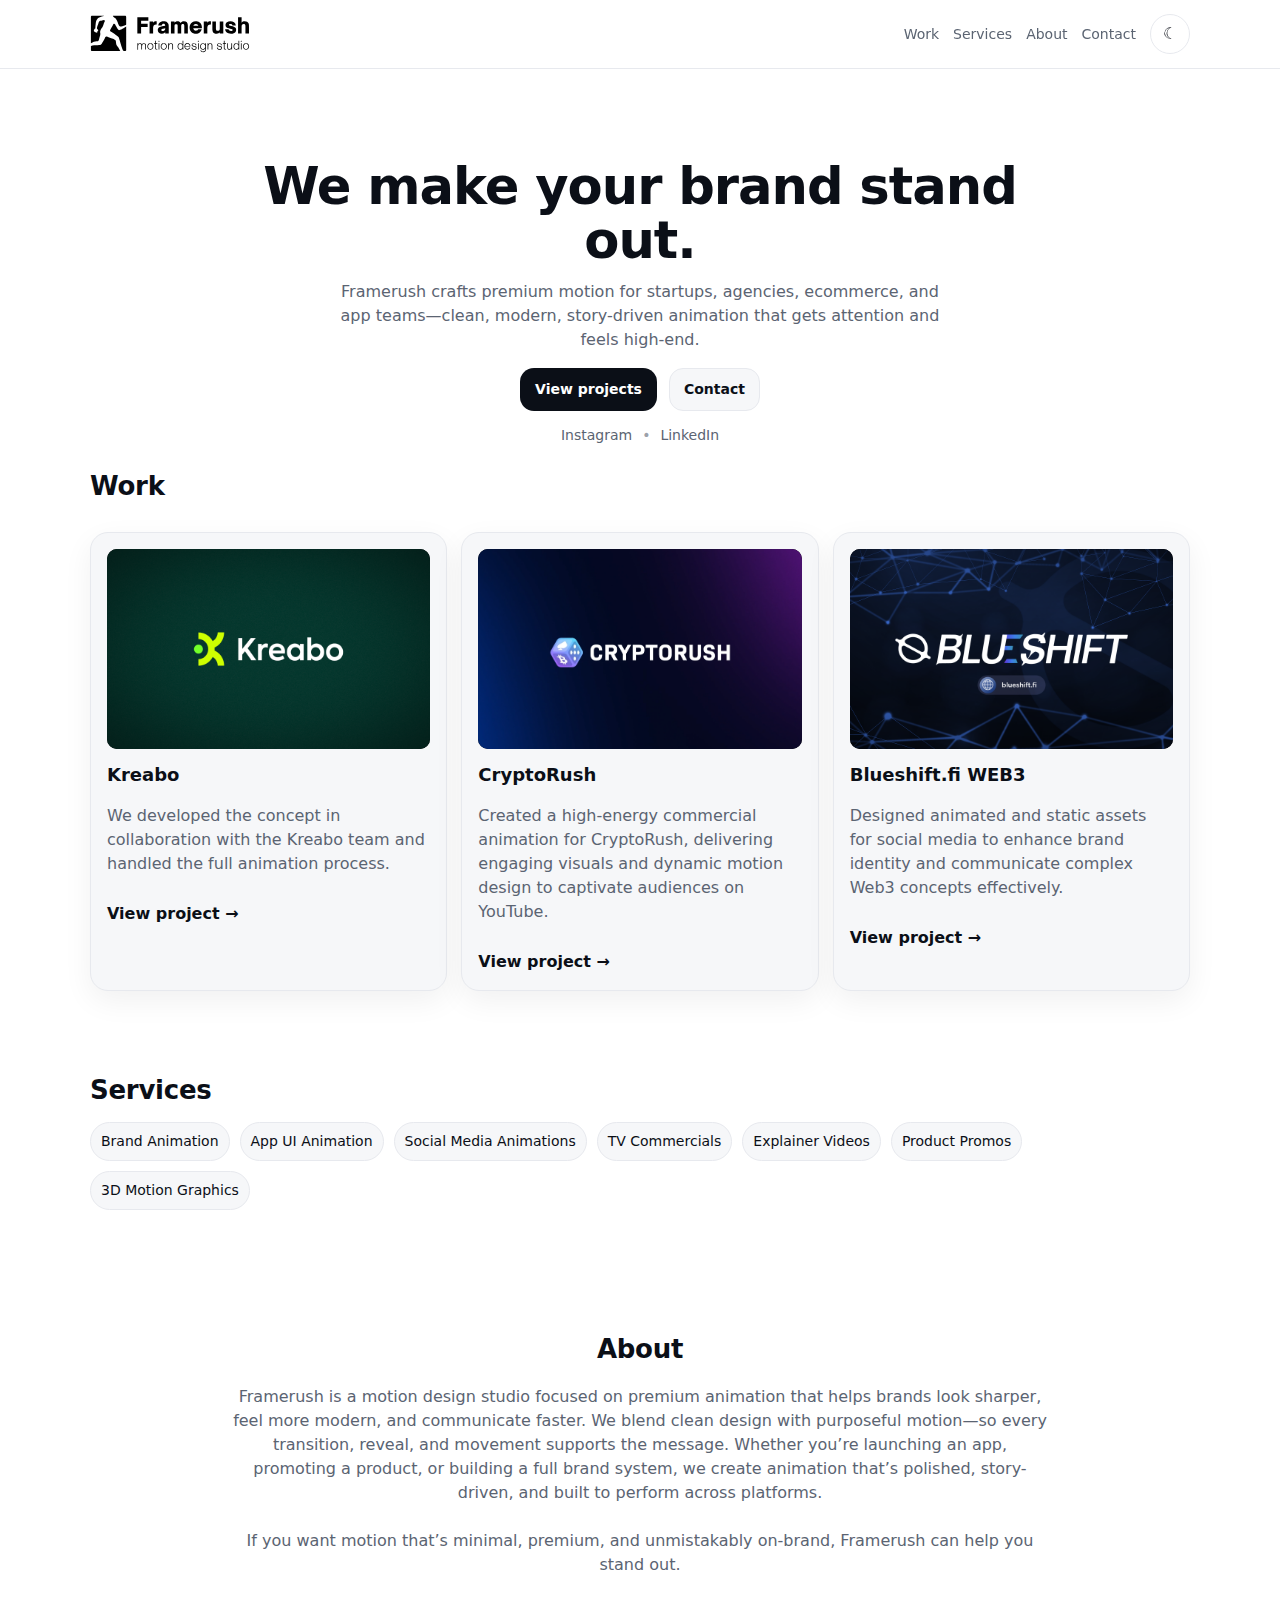
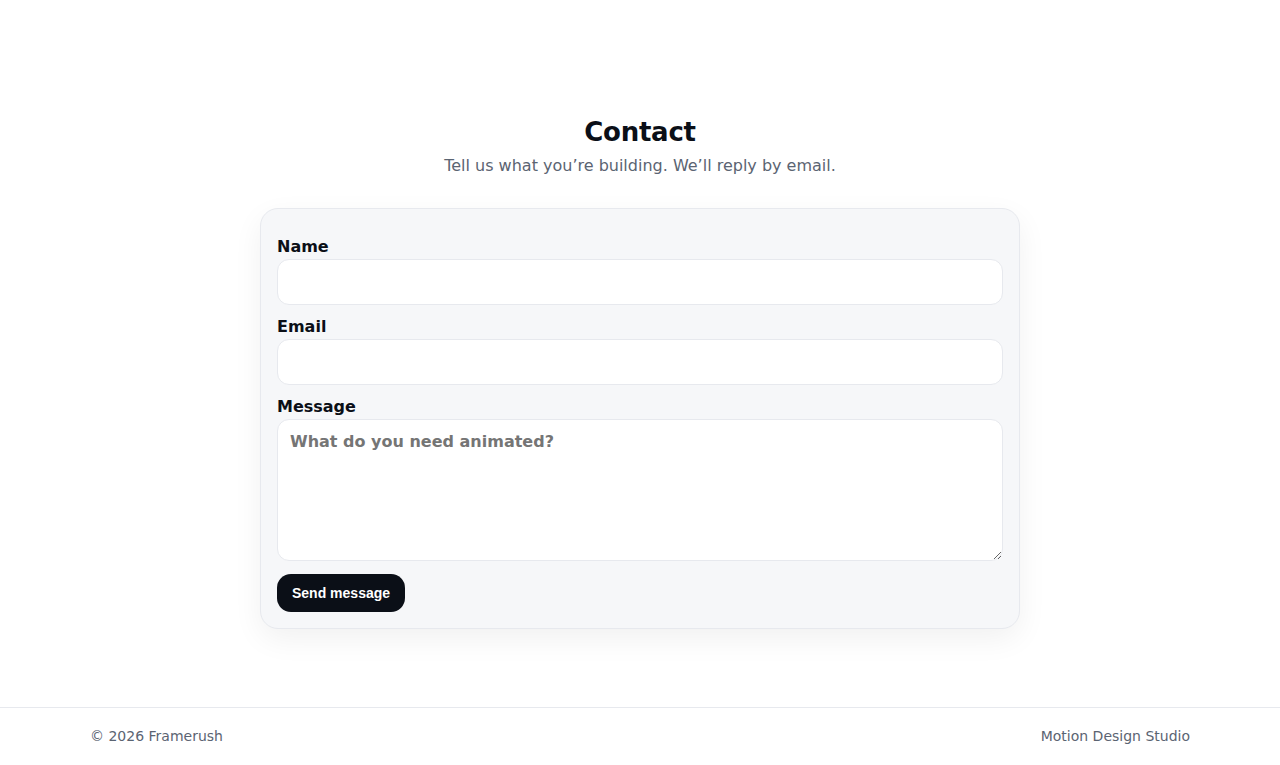
<file: index.html>
<!doctype html>
<html lang="en" data-theme="light">
<head>
  <meta charset="utf-8" />
  <meta name="viewport" content="width=device-width, initial-scale=1" />
  <title>Framerush - Motion Design Studio</title>
  <meta name="description" content="Framerush is a motion design studio helping brands stand out with premium, story-driven animation." />
  <link rel="stylesheet" href="styles.css" />
  <!-- Social preview (Open Graph) -->
<meta property="og:title" content="Framerush — Motion Design Studio" />
<meta property="og:description" content="Framerush crafts premium motion for startups, agencies, ecommerce, and app teams—clean, modern, story-driven animation that gets attention and feels high-end." />
<meta property="og:image" content="https://framerushstudio.com/" />
<meta property="og:type" content="website" />
<meta property="og:url" content="https://framerushstudio.com/" />

<!-- Twitter -->
<meta name="twitter:card" content="summary_large_image" />
<meta name="twitter:image" content="https://YOUR-NETLIFY-URL.netlify.app/assets/og/og.jpg" />


  <!-- Favicons -->
  <link rel="apple-touch-icon" sizes="180x180" href="apple-touch-icon.png">
  <link rel="icon" type="image/png" sizes="32x32" href="favicon-32x32.png">
  <link rel="icon" type="image/png" sizes="16x16" href="favicon-16x16.png">
  <link rel="manifest" href="site.webmanifest">
</head>

<body>
  <header class="header">
    <div class="container header-row">
      <a class="brand" href="index.html" aria-label="Framerush home">
        <img class="logo" src="logo.svg" alt="Framerush logo" />
      </a>

      <button class="hamburger" id="hamburger" aria-label="Toggle menu" aria-expanded="false">
        <span class="bar"></span>
        <span class="bar"></span>
      </button>

      <div id="menuWrap" class="menu-wrap-header">
        <nav class="nav">
          <a href="#work">Work</a>
          <a href="#services">Services</a>
          <a href="#about">About</a>
          <a href="#contact">Contact</a>
        </nav>

        <button class="theme-btn" id="themeToggle" type="button" aria-label="Toggle dark mode">
          <span id="themeIcon" aria-hidden="true">☾</span>
        </button>
      </div>
    </div>
  </header>

  <main>
    <section class="hero">
  <div class="container hero-center">
    <h1>We make your brand stand out.</h1>

    <p class="lead">
      Framerush crafts premium motion for startups, agencies, ecommerce, and app teams—clean, modern,
      story-driven animation that gets attention and feels high-end.
    </p>

    <div class="cta-row">
      <a class="btn primary" href="#work">View projects</a>
      <a class="btn" href="#contact">Contact</a>
    </div>

    <div class="meta-row">
      <a href="https://www.instagram.com/framerush.stu/" target="_blank" rel="noopener">Instagram</a>
      <span class="dot">•</span>
      <a href="https://www.linkedin.com/company/110001625/" target="_blank" rel="noopener">LinkedIn</a>
    </div>
  </div>
</section>


    <section id="work" class="section">
      <div class="container">
        <div class="section-head">
          <h2>Work</h2>

        <div class="grid">
          <a class="card card-link" href="project-1.html" aria-label="Open Project One page">
            <img class="thumb" src="assets/thumbs/project-1.jpg" alt="Project One thumbnail" />
            <h3>Kreabo</h3>
            <p class="muted">We developed the concept in collaboration with the Kreabo team and handled the full animation process.</p>
            <span class="card-cta">View project →</span>
          </a>

          <a class="card card-link" href="project-2.html" aria-label="Open Project Two page">
            <img class="thumb" src="assets/thumbs/project-2.jpg" alt="Project Two thumbnail" />
            <h3>CryptoRush</h3>
            <p class="muted">Created a high-energy commercial animation for CryptoRush, delivering engaging visuals and dynamic motion design to captivate audiences on YouTube.</p>
            <span class="card-cta">View project →</span>
          </a>

          <a class="card card-link" href="project-3.html" aria-label="Open Project Three page">
            <img class="thumb" src="assets/thumbs/project-3.jpg" alt="Project Three thumbnail" />
            <h3>Blueshift.fi WEB3</h3>
            <p class="muted">Designed animated and static assets for social media to enhance brand identity and communicate complex Web3 concepts effectively.</p>
            <span class="card-cta">View project →</span>
          </a>
          
        </div>

        <div class="work-actions">
          <button class="btn" id="toggleProjects" type="button"
                  aria-expanded="false" aria-controls="moreProjectsWrap">
            Show all projects
          </button>
        </div>



      </div>
    </section>

    <section id="services" class="section">
      <div class="container">
        <h2>Services</h2>
        <div class="pill-row">
          <span class="pill">Brand Animation</span>
          <span class="pill">App UI Animation</span>
          <span class="pill">Social Media Animations</span>
          <span class="pill">TV Commercials</span>
          <span class="pill">Explainer Videos</span>
          <span class="pill">Product Promos</span>
          <span class="pill">3D Motion Graphics</span>

        </div>
      </div>
    </section>

    <section id="about" class="section">
      <div class="container">
        <h2>About</h2>
        <p class="muted about">
          Framerush is a motion design studio focused on premium animation that helps brands look sharper, feel more modern,
          and communicate faster. We blend clean design with purposeful motion—so every transition, reveal, and movement
          supports the message. Whether you’re launching an app, promoting a product, or building a full brand system,
          we create animation that’s polished, story-driven, and built to perform across platforms.
          <br /><br />
          If you want motion that’s minimal, premium, and unmistakably on-brand, Framerush can help you stand out.
        </p>
      </div>
    </section>

    <section id="contact" class="section">
      <div class="container">
        <div class="section-head section-head-stack">
  <h2>Contact</h2>
  <p class="muted">Tell us what you’re building. We’ll reply by email.</p>
</div>

        <!-- Netlify Forms + Honeypot + Redirect -->
        <form
          class="form"
          id="contact-form"
          action="https://formspree.io/f/mreeznpo"
          method="POST"
        >
          <!-- Status message area -->
          <div id="contact-status" style="display: none; margin-bottom: 1rem; padding: 10px; border-radius: 8px;"></div>

          <label>
            Name
            <input name="name" type="text" autocomplete="name" required />
          </label>

          <label>
            Email
            <input name="email" type="email" autocomplete="email" required />
          </label>

          <label>
            Message
            <textarea name="message" rows="5" required placeholder="What do you need animated?"></textarea>
          </label>

          <button class="btn primary" type="submit">Send message</button>

        </form>
      </div>
    </section>
  </main>

  <footer class="footer">
    <div class="container footer-row">
      <span class="muted">© <span id="year"></span> Framerush</span>
      <span class="muted">Motion Design Studio</span>
    </div>
  </footer>

  <script src="script.js"></script>
  <script>
    document.getElementById("year").textContent = new Date().getFullYear();
  </script>
</body>
</html>
</file>
<file: styles.css>
:root{
  --bg: #ffffff;
  --text: #0b0f17;
  --muted: #5b6472;
  --card: #f6f7f9;
  --line: #e7e9ee;
  --shadow: 0 10px 30px rgba(0,0,0,.06);
  --radius: 18px;
  --accent: #111827;
}

/* Dark theme overrides */
html[data-theme="dark"]{
  --bg: #000000;
  --text: #e5e7eb;
  --muted: #9ca3af;
  --card: #101113;
  --line: #1f2937;
  --shadow: 0 14px 40px rgba(0,0,0,.35);
  --accent: #e5e7eb;
}

*{ box-sizing: border-box; }
html{ 
  scroll-behavior: smooth;
  scroll-padding-top: 90px;
  overflow-x: hidden;
}
body{
  margin:0;
  padding-top: 70px; /* Account for fixed header height */
  background: var(--bg);
  color: var(--text);
  font-family: ui-sans-serif, system-ui, -apple-system, Segoe UI, Roboto, Helvetica, Arial;
  line-height: 1.5;
  overflow-x: hidden;
}

a{ color: inherit; text-decoration: none; }
a:hover{ text-decoration: underline; }

#contact{
  text-align: center;
}
/* Contact title + subtitle closer */
#contact .section-head-stack{
  gap: 2px;
  align-items: center;
}
#contact .section-head-stack p{
  margin-top: 0;
}

#contact .form{
  margin-left: auto;
  margin-right: auto;
  text-align: left;
}

.container{
  width: min(1100px, 92%);
  margin: 0 auto;
}

.header{
  position: fixed;
  top: 0;
  left: 0;
  right: 0;
  width: 100%;
  background: rgba(255,255,255,.75);
  backdrop-filter: blur(10px);
  border-bottom: 1px solid var(--line);
  z-index: 20;
  transition: all 0.3s ease;
}
html[data-theme="dark"] .header{
  background: rgba(11,15,23,.65);
}

/* Enhanced styles when scrolled */
.header.scrolled {
  background: rgba(255,255,255,.95);
  box-shadow: 0 4px 20px rgba(0,0,0,.08);
}
html[data-theme="dark"] .header.scrolled {
  background: rgba(11,15,23,.90);
  box-shadow: 0 4px 20px rgba(0,0,0,.3);
}

.header-row{
  display: grid;
  grid-template-columns: 1fr auto 1fr; /* left / center / right */
  align-items: center;
  gap: 14px;
  padding: 14px 0;
}

.brand{ justify-self: start; }     /* logo left */
.logo{
  height: 40px;
  width: auto;
  max-width: 160px;
  display:block;
}
html[data-theme="dark"] .logo{
  filter: invert(1);
}

.nav{ 
  justify-self: center;            /* nav centered */
  display:flex;
  gap: 14px;
  flex-wrap: wrap;
  font-size: 14px;
  color: var(--muted);
}
.nav a:hover{ color: var(--text); text-decoration: none; }
.theme-btn{ justify-self: end; }   /* dark mode button right */
.theme-btn{
  border: 1px solid var(--line);
  background: transparent;
  border-radius: 999px;
  width: 40px;
  height: 40px;
  display:grid;
  place-items:center;
  cursor:pointer;
}
.theme-btn:hover{ box-shadow: var(--shadow); }
.hero-center{
  max-width: 780px;
  margin: 0 auto;
  text-align: center;
}

.hero-center .lead{
  margin-left: auto;
  margin-right: auto;
  text-align: center;
}
.theme-btn{
  color: var(--text);
}

#themeIcon{
  color: var(--text);
  font-size: 16px;
  line-height: 1;
}

.hero-center .cta-row{
  justify-content: center;
}

.hero-center .meta-row{
  justify-content: center;
}

.hero{
  padding: 90px 0 6px;
}
#work.section{
  padding-top: 15px;  /* default is larger because .section */
}
/* Bring Services closer to Work */
#work.section{ padding-bottom: 25px; }
#services.section{ padding-top: 25px; }
.work-actions{
  margin-top: 18px;
  display: flex;
  justify-content: center;
}

/* Expand/collapse wrapper */
.more-wrap{
  max-height: 0;
  overflow: hidden;
  opacity: 0;
  transition: max-height 500ms ease, opacity 350ms ease;
  margin-top: 12px;
}

.more-wrap.is-open{
  max-height: 2000px; /* big enough to fit extra projects */
  opacity: 1;
}

.hero-grid{
  display:grid;
  grid-template-columns: 1.25fr .75fr;
  gap: 18px;
  align-items: start;
}

.kicker{
  margin: 0 0 10px;
  color: var(--muted);
  letter-spacing: .16em;
  font-size: 12px;
  text-transform: uppercase;
}

h1{
  margin: 0 0 12px;
  font-size: clamp(34px, 4vw, 54px);
  letter-spacing: -0.02em;
  line-height: 1.05;
}

.lead{
  margin: 0 0 16px;
  color: var(--muted);
  font-size: 16px;
  max-width: 62ch;
}

.cta-row{
  display:flex;
  gap: 12px;
  flex-wrap: wrap;
  margin: 14px 0;
}

.btn{
  border: 1px solid var(--line);
  background: var(--card);
  padding: 10px 14px;
  border-radius: 14px;
  font-weight: 600;
  font-size: 14px;
  display:inline-flex;
  align-items:center;
  justify-content:center;
}
.btn:hover{ text-decoration:none; box-shadow: var(--shadow); }

.btn.primary{
  background: var(--text);
  color: var(--bg);
  border-color: transparent;
}

.meta-row{
  display:flex;
  gap: 10px;
  align-items:center;
  color: var(--muted);
  font-size: 14px;
}
.dot{ opacity: .6; }

.hero-card{
  border: 1px solid var(--line);
  background: var(--card);
  border-radius: var(--radius);
  padding: 16px;
  box-shadow: var(--shadow);
}
.hero-card h2{
  margin: 0 0 10px;
  font-size: 18px;
}
.bullets{
  margin: 0;
  padding-left: 18px;
  color: var(--muted);
}
.bullets li{ margin: 8px 0; }

.section{
  padding: 60px 0;
}

.section-head{
  display:flex;
  align-items: baseline;
  justify-content: space-between;
  gap: 12px;
  flex-wrap: wrap;
}
.section-head-stack{
  flex-direction: column;
  align-items: flex-start;
  gap: 6px;
}

h2{
  margin: 0;
  font-size: 26px;
  letter-spacing: -0.01em;
}

.subhead{
  margin: 26px 0 10px;
  font-size: 18px;
}

.muted{ color: var(--muted); }
.about{ max-width: 80ch; }
#about{
  text-align: center;
}

#about .about{
  margin-left: auto;
  margin-right: auto;
}

.grid{
  margin-top: 14px;
  display:grid;
  grid-template-columns: repeat(3, 1fr);
  gap: 14px;
}

.card{
  border: 1px solid var(--line);
  background: var(--card);
  border-radius: var(--radius);
  padding: 16px;
  box-shadow: var(--shadow);
  overflow: hidden;
}
.card-link:hover{ text-decoration:none; transform: translateY(-1px); }

.thumb{
  width: 100%;
  height: 200px;           /* smaller thumbnail */
  border-radius: 10px;     /* rounded edges */
  display: block;
  object-fit: cover;
  background: #000;
}


html[data-theme="dark"] .thumb{
  background: linear-gradient(135deg, rgba(255,255,255,.10), rgba(255,255,255,0));
}
.card .thumb{
  margin-bottom: 12px;
}
.card h3{ margin: 12px 0 8px; font-size: 18px; }
.card-cta{ display:inline-block; margin-top: 10px; font-weight: 700; }

.pill-row{
  display:flex;
  flex-wrap: wrap;
  gap: 10px;
  margin-top: 12px;
}
.pill{
  border: 1px solid var(--line);
  background: var(--card);
  border-radius: 999px;
  padding: 8px 10px;
  font-size: 14px;
  color: var(--text);
}

.form{
  margin-top: 14px;
  border: 1px solid var(--line);
  background: var(--card);
  border-radius: var(--radius);
  padding: 16px;
  box-shadow: var(--shadow);
  max-width: 760px;
}
.form label{
  display:block;
  font-weight: 600;
  margin: 10px 0 6px;
}
.form input, .form textarea{
  width:100%;
  border: 1px solid var(--line);
  border-radius: 12px;
  padding: 10px 12px;
  background: var(--bg);
  color: var(--text);
  font: inherit;
}
.form input:focus, .form textarea:focus{
  outline: none;
  box-shadow: 0 0 0 4px rgba(0,0,0,.07);
}
html[data-theme="dark"] .form input:focus,
html[data-theme="dark"] .form textarea:focus{
  box-shadow: 0 0 0 4px rgba(255,255,255,.10);
}

.form-note{ margin-top: 12px; }

.footer{
  border-top: 1px solid var(--line);
  padding: 18px 0;
  margin-top: 18px;
}
.footer-row{
  display:flex;
  justify-content: space-between;
  gap: 12px;
  flex-wrap: wrap;
  font-size: 14px;
}

.project{ padding: 26px 0 40px; }
.back{
  display:inline-block;
  margin: 10px 0 16px;
  color: var(--muted);
}
.project-hero{
  border: 1px solid var(--line);
  background: var(--card);
  border-radius: var(--radius);
  padding: 18px;
  box-shadow: var(--shadow);
}
.project-hero h1{ margin-bottom: 8px; font-size: clamp(28px, 3vw, 40px); }

.project-meta{
  margin-top: 14px;
  display:grid;
  grid-template-columns: repeat(3, 1fr);
  gap: 10px;
}
.project-meta .label{
  display:block;
  font-size: 12px;
  letter-spacing: .14em;
  text-transform: uppercase;
  color: var(--muted);
}
.project-meta .value{ display:block; font-weight: 700; margin-top: 4px; }

.project-section{ margin-top: 22px; }
.project-section{ margin-top: 22px; }

.video-grid{
  display: grid;
  grid-template-columns: 1fr;  /* stacked */
  gap: 14px;
  margin-top: 12px;
}

.video{
  width: 100%;
  max-width: 400px;   /* smaller, left-aligned */
  /* no margin: 0 auto; (that would center it) */
  /* background: #000; removed */
  border-radius: 18px;
  overflow: hidden;

  box-shadow: 0 10px 60px 18px rgba(0,0,0,0.10);
}

.video.is-landscape {
  max-width: 800px; /* Wider for 16:9 on desktop */
}

.video video.video-player{
  width: 100%;
  height: auto;
  display: block;
}


@media (max-width: 400px){
  .hero-grid{ grid-template-columns: 1fr; }
  .grid{ grid-template-columns: 1fr; }
  .project-meta{ grid-template-columns: 1fr; }
  .video-grid{ grid-template-columns: 1fr; }
}

/* --- Hamburger Menu --- */

.header-row {
  /* Change grid to flex for better control */
  display: flex !important; /* Force flex over grid */
  justify-content: space-between;
  align-items: center;
}

/* Hide hamburger by default (desktop) */
.hamburger {
  display: none;
  background: transparent;
  border: none;
  width: 40px;
  height: 40px;
  cursor: pointer;
  z-index: 10000; /* Above menu wrap */
  padding: 0;
  flex-direction: column;
  justify-content: center;
  gap: 6px;
  align-items: center;
}

.hamburger .bar {
  display: block;
  width: 24px;
  height: 2px;
  background: var(--text);
  transition: transform 0.3s ease, opacity 0.3s ease;
  border-radius: 2px;
}

/* Menu Wrapper (Desktop: Flex row) */
.menu-wrap-header {
  display: flex;
  align-items: center;
  gap: 14px;
}

/* Mobile Styling */
@media (max-width: 768px) {
  .hamburger {
    display: flex; /* Show hamburger */
  }

  .menu-wrap-header {
    position: fixed;
    top: 0;
    right: 0;
    bottom: 0;
    height: 100vh; /* Fallback */
    height: 100dvh;
    width: 250px;
    background-color: rgba(255, 255, 255, 1);
    border-left: 1px solid var(--line);
    box-shadow: -10px 0 30px rgba(0,0,0,0.1);
    
    flex-direction: column;
    padding: 80px 20px 20px;
    gap: 24px;
    align-items: flex-start;
    
    transform: translateX(100%);
    transition: transform 0.3s cubic-bezier(0.4, 0, 0.2, 1);
    z-index: 9999;
    visibility: hidden; /* Hide from swipes when closed */
  }
  
  html[data-theme="dark"] .menu-wrap-header {
    background-color: rgba(11, 15, 23, 1); /* Dark mode matching header */
  }

  .menu-wrap-header.is-open {
    transform: translateX(0);
    visibility: visible;
  }

  .nav {
    flex-direction: column;
    width: 100%;
    gap: 18px;
    font-size: 18px;
  }
  
  .nav a {
    display: block;
    width: 100%;
    padding: 8px 0;
    border-bottom: 1px solid var(--line);
  }

  .theme-btn {
    width: 100%;
    border-radius: 12px;
    margin-top: auto; /* Push to bottom if desired, or keep near links */
    justify-content: center;
  }
  
  /* Hamburger Animation when open */
  .hamburger.is-active .bar:first-child {
    transform: translateY(4px) rotate(45deg);
  }
  .hamburger.is-active .bar:last-child {
    transform: translateY(-4px) rotate(-45deg);
  }

  /* Bring hero up on mobile */
  .hero {
    padding-top: 40px;
  }
}

/* Form Status Styles */
#contact-status {
  font-size: 14px;
  font-weight: 500;
  margin-bottom: 16px;
  padding: 12px;
  border-radius: 8px;
  display: none; /* hidden by default */
}

#contact-status.success {
  background-color: #d4edda;
  color: #155724;
  border: 1px solid #c3e6cb;
}
html[data-theme="dark"] #contact-status.success {
  background-color: rgba(21, 87, 36, 0.3);
  color: #d4edda;
  border-color: rgba(195, 230, 203, 0.2);
}

#contact-status.error {
  background-color: #f8d7da;
  color: #721c24;
  border: 1px solid #f5c6cb;
}
html[data-theme="dark"] #contact-status.error {
  background-color: rgba(114, 28, 36, 0.3);
  color: #f8d7da;
  border-color: rgba(245, 198, 203, 0.2);
}
</file>
